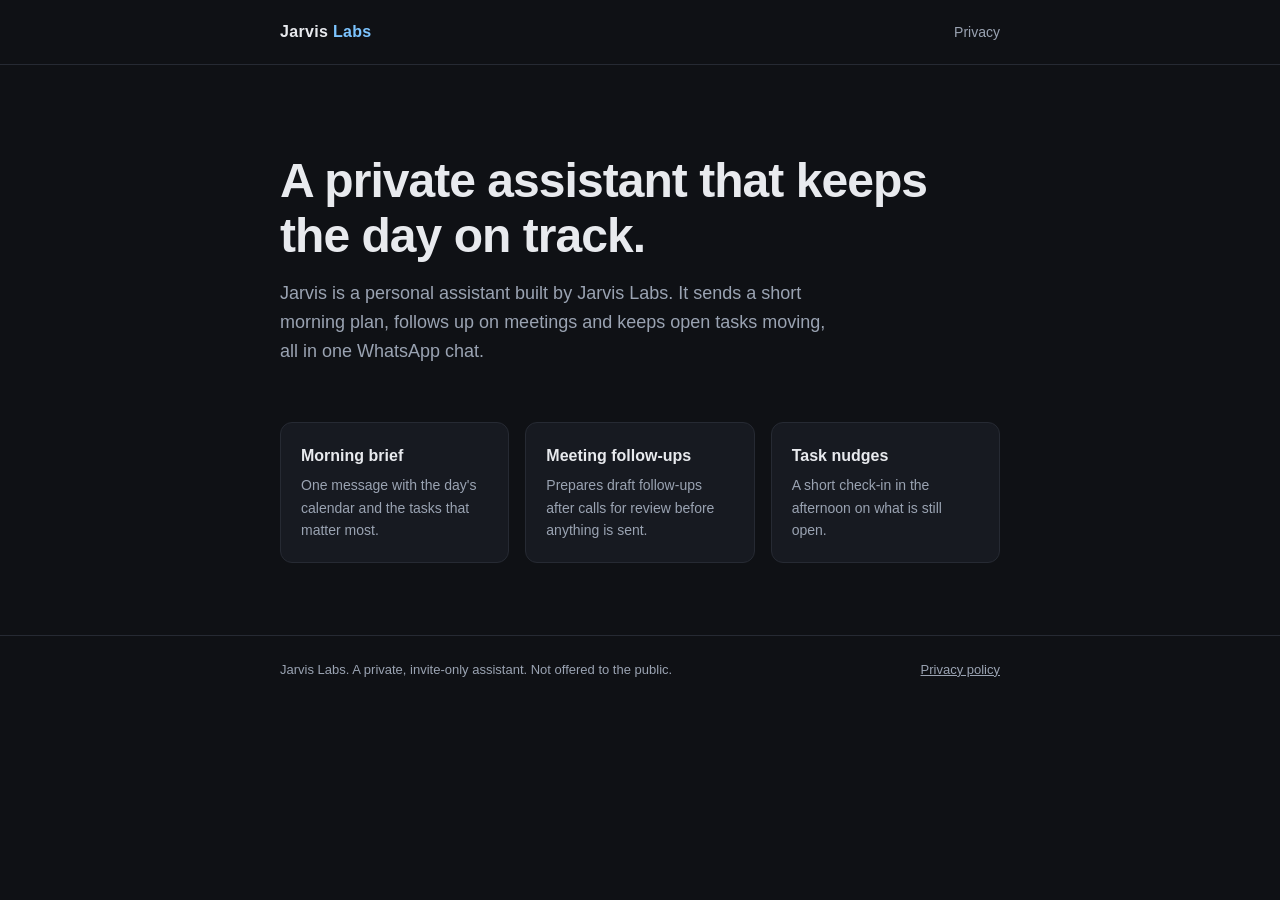
<file: index.html>
<!doctype html>
<html lang="en">
<head>
  <meta charset="utf-8">
  <meta name="viewport" content="width=device-width, initial-scale=1">
  <title>Jarvis Labs</title>
  <meta name="description" content="Jarvis Labs builds Jarvis, a private assistant that keeps a person's day organized over WhatsApp.">
  <link rel="stylesheet" href="style.css">
</head>
<body>
  <header><div class="wrap">
    <a class="logo" href="/">Jarvis<span> Labs</span></a>
    <nav><a href="privacy.html">Privacy</a></nav>
  </div></header>

  <main class="wrap">
    <section class="hero">
      <h1>A private assistant that keeps the day on track.</h1>
      <p>Jarvis is a personal assistant built by Jarvis Labs. It sends a short morning plan, follows up on meetings and keeps open tasks moving, all in one WhatsApp chat.</p>
    </section>

    <section class="grid">
      <div class="card"><h3>Morning brief</h3><p>One message with the day's calendar and the tasks that matter most.</p></div>
      <div class="card"><h3>Meeting follow-ups</h3><p>Prepares draft follow-ups after calls for review before anything is sent.</p></div>
      <div class="card"><h3>Task nudges</h3><p>A short check-in in the afternoon on what is still open.</p></div>
    </section>
  </main>

  <footer><div class="wrap">
    <span>Jarvis Labs. A private, invite-only assistant. Not offered to the public.</span>
    <a href="privacy.html">Privacy policy</a>
  </div></footer>
</body>
</html>
</file>
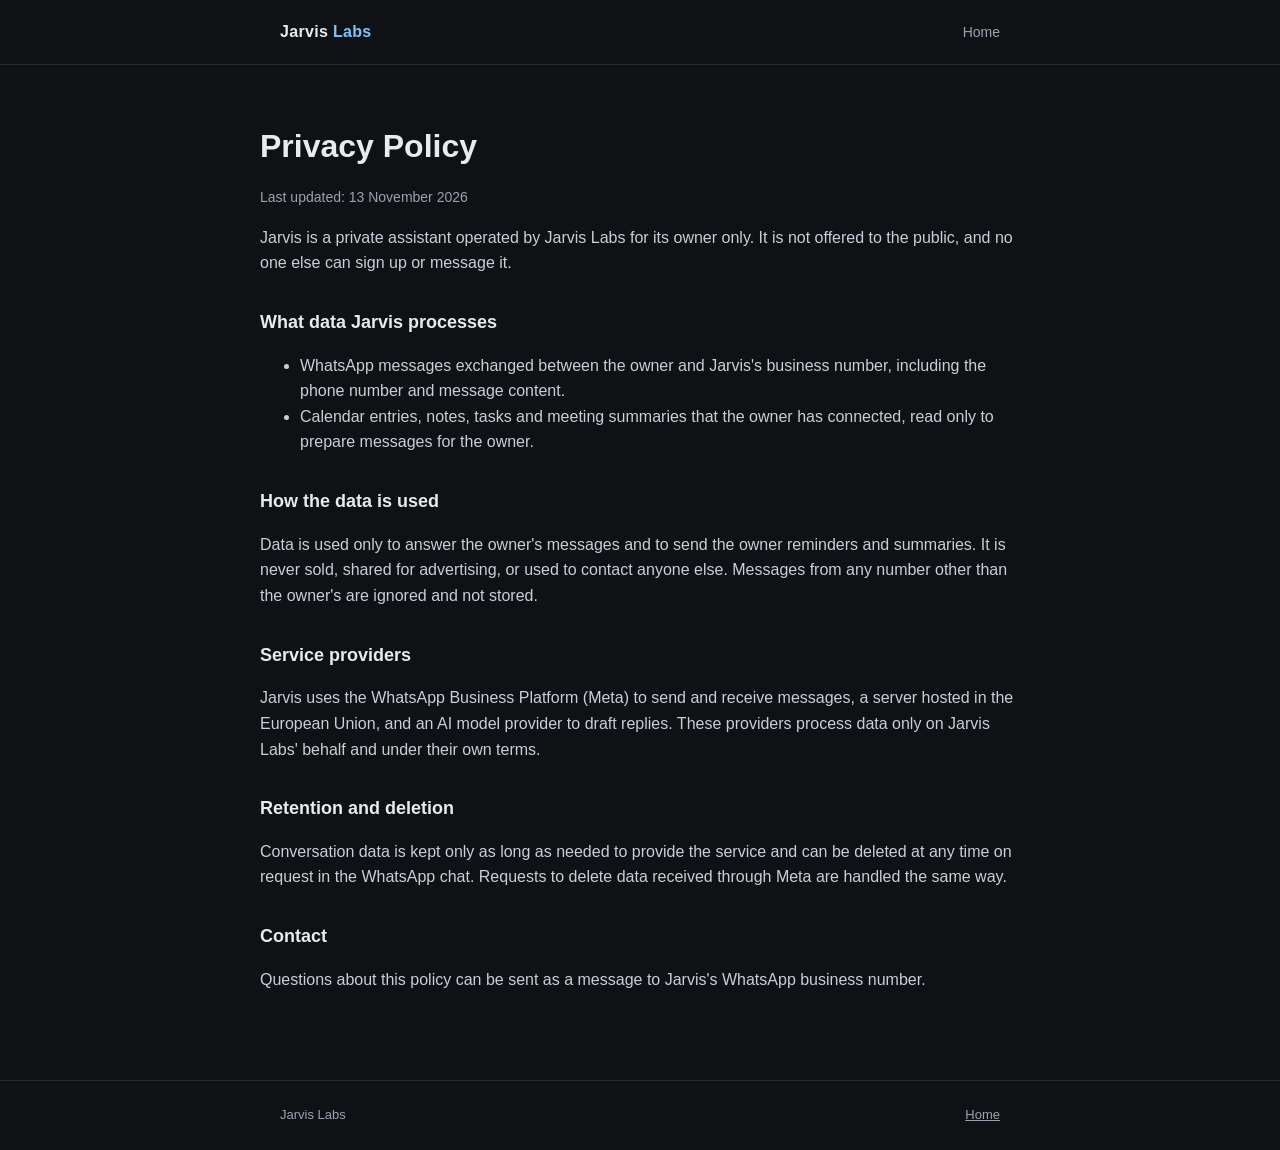
<file: privacy.html>
<!doctype html>
<html lang="en">
<head>
  <meta charset="utf-8">
  <meta name="viewport" content="width=device-width, initial-scale=1">
  <title>Privacy Policy | Jarvis Labs</title>
  <link rel="stylesheet" href="style.css">
</head>
<body>
  <header><div class="wrap">
    <a class="logo" href="/">Jarvis<span> Labs</span></a>
    <nav><a href="/">Home</a></nav>
  </div></header>

  <main class="wrap doc">
    <h1>Privacy Policy</h1>
    <p class="meta">Last updated: 13 November 2026</p>

    <p>Jarvis is a private assistant operated by Jarvis Labs for its owner only. It is not offered to the public, and no one else can sign up or message it.</p>

    <h2>What data Jarvis processes</h2>
    <ul>
      <li>WhatsApp messages exchanged between the owner and Jarvis's business number, including the phone number and message content.</li>
      <li>Calendar entries, notes, tasks and meeting summaries that the owner has connected, read only to prepare messages for the owner.</li>
    </ul>

    <h2>How the data is used</h2>
    <p>Data is used only to answer the owner's messages and to send the owner reminders and summaries. It is never sold, shared for advertising, or used to contact anyone else. Messages from any number other than the owner's are ignored and not stored.</p>

    <h2>Service providers</h2>
    <p>Jarvis uses the WhatsApp Business Platform (Meta) to send and receive messages, a server hosted in the European Union, and an AI model provider to draft replies. These providers process data only on Jarvis Labs' behalf and under their own terms.</p>

    <h2>Retention and deletion</h2>
    <p>Conversation data is kept only as long as needed to provide the service and can be deleted at any time on request in the WhatsApp chat. Requests to delete data received through Meta are handled the same way.</p>

    <h2>Contact</h2>
    <p>Questions about this policy can be sent as a message to Jarvis's WhatsApp business number.</p>
  </main>

  <footer><div class="wrap">
    <span>Jarvis Labs</span>
    <a href="/">Home</a>
  </div></footer>
</body>
</html>
</file>
<file: style.css>
:root {
  --bg: #0f1115;
  --panel: #171a21;
  --text: #e8eaee;
  --muted: #9aa3b2;
  --accent: #7cc4ff;
  --line: #262a33;
}
* { box-sizing: border-box; }
html, body { margin: 0; }
body {
  background: var(--bg);
  color: var(--text);
  font: 16px/1.6 -apple-system, BlinkMacSystemFont, "Segoe UI", Inter, Roboto, sans-serif;
  -webkit-font-smoothing: antialiased;
}
.wrap { max-width: 760px; margin: 0 auto; padding: 0 20px; }
header { border-bottom: 1px solid var(--line); }
header .wrap { display: flex; align-items: center; justify-content: space-between; height: 64px; }
.logo { font-weight: 700; letter-spacing: 0.02em; color: var(--text); text-decoration: none; }
.logo span { color: var(--accent); }
nav a { color: var(--muted); text-decoration: none; margin-left: 20px; font-size: 14px; }
nav a:hover { color: var(--text); }
.hero { padding: 88px 0 56px; }
.hero h1 { font-size: clamp(32px, 6vw, 48px); line-height: 1.15; margin: 0 0 16px; letter-spacing: -0.02em; }
.hero p { color: var(--muted); font-size: 18px; margin: 0; max-width: 560px; }
.grid { display: grid; grid-template-columns: repeat(auto-fit, minmax(200px, 1fr)); gap: 16px; padding-bottom: 72px; }
.card { background: var(--panel); border: 1px solid var(--line); border-radius: 12px; padding: 20px; }
.card h3 { margin: 0 0 6px; font-size: 16px; }
.card p { margin: 0; color: var(--muted); font-size: 14px; }
.doc { padding: 56px 0 72px; }
.doc h1 { font-size: 32px; margin: 0 0 8px; }
.doc h2 { font-size: 18px; margin: 32px 0 8px; }
.doc p, .doc li { color: #c9ced8; }
.doc .meta { color: var(--muted); font-size: 14px; }
footer { border-top: 1px solid var(--line); color: var(--muted); font-size: 13px; }
footer .wrap { padding: 24px 20px; display: flex; justify-content: space-between; flex-wrap: wrap; gap: 8px; }
footer a { color: var(--muted); }
</file>
